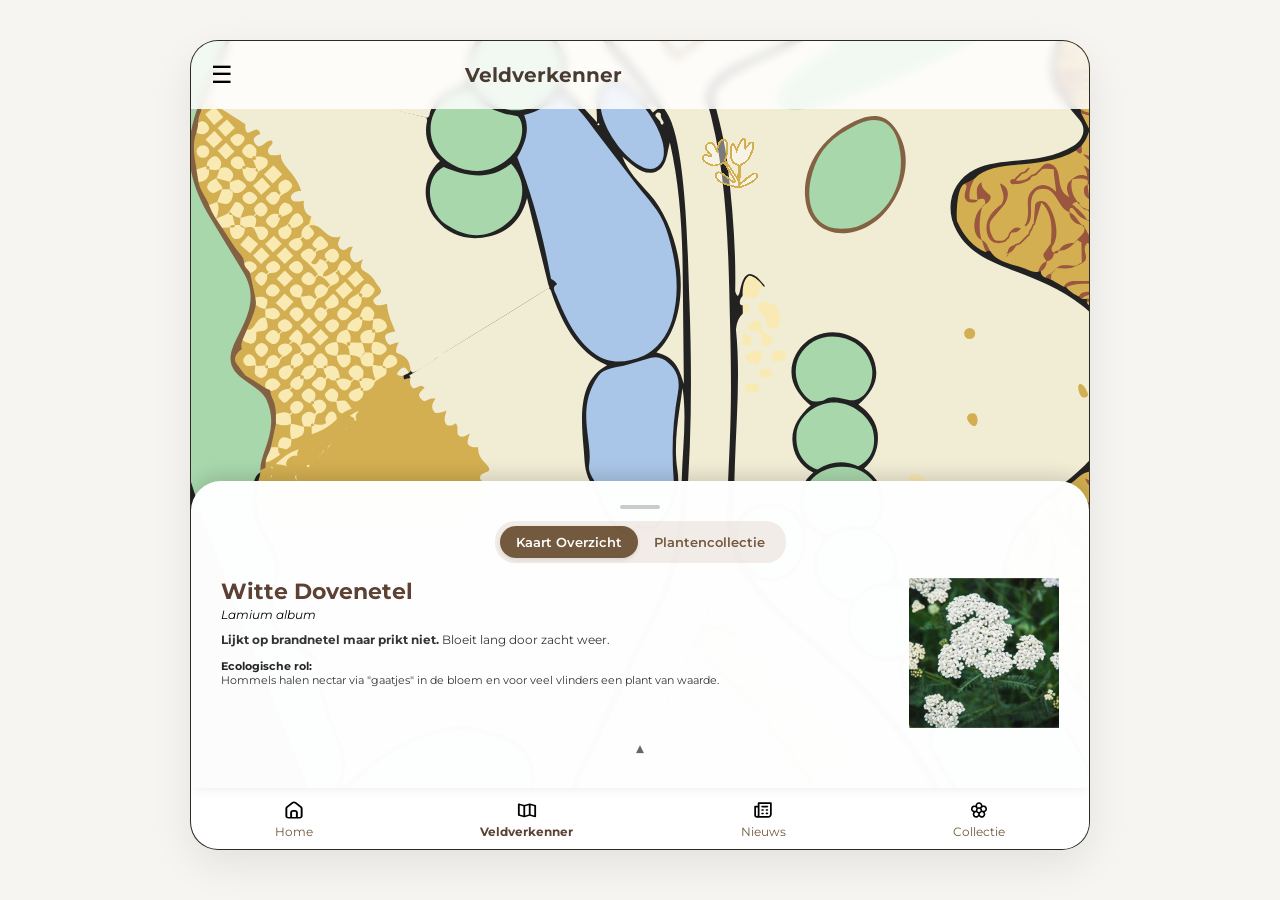
<file: index.html>
<!DOCTYPE html>
<html lang="nl">
<head>
    <meta charset="UTF-8">
    <meta name="viewport" content="width=device-width, initial-scale=1.0">
    <title>Bloemenveld Prototype </title>
    <link rel="preconnect" href="https://fonts.googleapis.com">
    <link rel="preconnect" href="https://fonts.gstatic.com" crossorigin>
    <link rel="stylesheet" href="https://fonts.googleapis.com/css2?family=Montserrat:wght@400;500;600;700&display=swap">
    <link rel="stylesheet" href="style.css">
</head>
<body>

  <!-- De hoofdcontainer met de map op de achtergrond -->
    <div class="app-container">
        <img src="./assets/Bloemenveld_kaart.svg" 
        alt="Kaart van het bloemenveld" class="map-image"
        class="map-image">

        <header class="app-header">
            <button class="menu-btn" type="button">
            &#9776;
            <span class="visually-hidden">Menu</span>
            </button>
            <h1>Veldverkenner</h1>
        </header>

        <button class="pin-plant" type="button">
            <img src="./assets/Pin_plant-02.svg" 
             alt="Op de kaart voor de Witte Dovenetel"
             width="65"
             height="65">
        </button>
        
                        
        <!-- Middelste inhoud (Semantisch: main) -->
        <main class="app-content">
            
            <!-- Semantisch: section in plaats van div -->
            <section class="popup-card">
                <div class="drag-handle"></div>

                <!-- Tabs bovenaan met werkende links -->
                <nav class="tabs-nav">
                    <h2 class="visually-hidden">Kaartweergave opties</h2>
                    <ul class="tabs">
                        <li><a href="index.html" class="tab active">Kaart Overzicht</a></li>
                        <li><a href="collectie.html" class="tab">Plantencollectie</a></li>
                    </ul>
                </nav>

                <!-- Semantisch: article voor de specifieke plantinformatie -->
                <article class="card-body">
                    <div class="text-content">
                        <h2>Witte Dovenetel</h2>
                        <p class="scientific-name">Lamium album</p>
                        
                        <p class="description">
                            <strong>Lijkt op brandnetel maar prikt niet.</strong> Bloeit lang door zacht weer.
                        </p>
                        
                        <div class="ecological-role">
                            <strong>Ecologische rol:</strong>
                            <p>Hommels halen nectar via "gaatjes" in de bloem en voor veel vlinders een plant van waarde.</p>
                        </div>          
                    </div>

                    <div class="image-content">
                        <img src="assets/Dovenetel.jpg" alt="Witte dovenetel in bloei met groene bladeren">
                    </div>
                </article>


                <footer class="card-footer">
                    <button class="arrow-btn" type="button" onclick="document.querySelector('.popup-card').classList.toggle('expanded')">
                    &#9662;
                    <span class="visually-hidden">Inklappen of Uitklappen</span>
                 </button>
                </footer>
            </section>
        </main>

        <!-- Onderste navigatiebalk -->
        <nav class="bottom-nav">
            <h2 class="visually-hidden">Hoofdnavigatie</h2>
            <ul>
                <li>
                    <a href="index.html" class="nav-item">
                        <span class="nav-icon"><img src="assets/icon-02.svg" alt=""></span>
                        <span class="nav-text">Home</span>
                    </a>
                </li>
                <li>
                    <a href="index.html" class="nav-item active">
                        <span class="nav-icon"><img src="assets/icon-03.svg" alt=""></span>
                        <span class="nav-text">Veldverkenner</span>
                    </a>
                </li>
                <li>
                    <a href="#" class="nav-item">
                        <span class="nav-icon"><img src="assets/icon-04.svg" alt=""></span>
                        <span class="nav-text">Nieuws</span>
                    </a>
                </li>
                <li>
                    <a href="collectie.html" class="nav-item">
                        <span class="nav-icon"><img src="assets/icon-01.svg" alt=""></span>
                        <span class="nav-text">Collectie</span>
                    </a>
                </li>
            </ul>
        </nav>

    </div>  
    
</body>
</html>
</file>
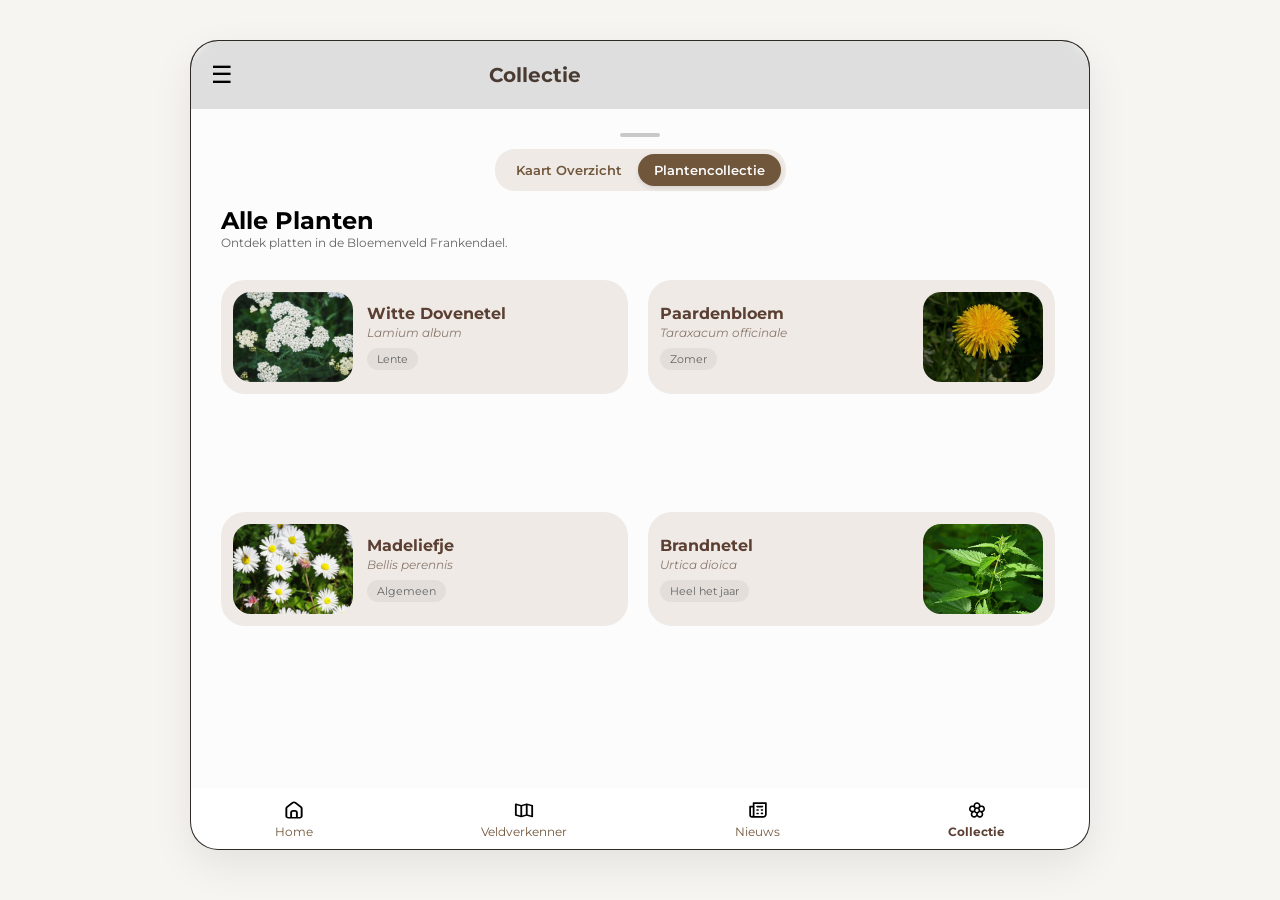
<file: collectie.html>
<!DOCTYPE html>
<html lang="NL">
<head>
    <meta charset="UTF-8">
    <meta name="viewport" content="width=device-width, initial-scale=1.0">
    <title>Bloemenveld Prototype - Plantencollectie</title>
    <link rel="stylesheet" href="style.css">
    <link href="https://fonts.googleapis.com/css2?family=Montserrat:wght@400;500;600;700&display=swap" rel="stylesheet">
</head>
<body>
      
    <div class="app-container">
        <header class="app-header">
            <button class="menu-btn" type="button">
            &#9776;
            <span class="visually-hidden">Menu</span>
            </button>
        <h1>Collectie</h1>
    </header>
                        
        <main class="app-content collection-page">
            <section class="popup-card full-height">
                <div class="drag-handle"></div>

                <nav class="tabs-nav">
                    <h2 class="visually-hidden">Kaartweergave opties</h2>
                    <ul class="tabs">
                        <li><a href="index.html" class="tab">Kaart Overzicht</a></li>
                        <li><a href="collectie.html" class="tab active">Plantencollectie</a></li>
                    </ul>
                </nav>

                <h2>Alle Planten</h2>
                <p class="collection-intro">Ontdek platten in de Bloemenveld Frankendael.</p>

        
    <!-- Lijst met plantenkaarten -->
        <div class="plant-list">

            <!-- Kaart 1:  -->
                    <article class="plant-card img-left" onclick="this.classList.toggle('expanded')">
                        <div class="card-preview">
                            <div class="card-image">
                                <img src="assets/Dovenetel.jpg" alt="Witte Dovenetel">
                            </div>
                            <div class="card-info">
                                <h3>Witte Dovenetel</h3>
                                <p class="scientific-name">Lamium album</p>
                                <span class="card-tag">Lente</span>
                            </div>
                        </div>
                        <div class="card-details">
                            <p class="description">
                                <strong>Lijkt op brandnetel maar prikt niet.</strong> Bloeit lang door zacht weer.
                            </p>
                            <div class="ecological-role">
                                <strong>Ecologische rol:</strong>
                                <p>Hommels halen nectar via "gaatjes" in de bloem en voor veel vlinders een plant van waarde.</p>
                            </div>
                        </div>
                    </article>

                    <!-- Kaart 2  -->
                    <article class="plant-card img-right" onclick="this.classList.toggle('expanded')">
                        <div class="card-preview">
                            <div class="card-info">
                                <h3>Paardenbloem</h3>
                                <p class="scientific-name">Taraxacum officinale</p>
                                <span class="card-tag">Zomer</span>
                            </div>
                            <div class="card-image">
                                <img src="assets/Paardenbloem.jpg" alt="Paardenbloem">
                            </div>
                        </div>
                        <div class="card-details">
                            <p class="description">
                                <strong>Belangrijke vroege voedingsbron voor bijen.</strong> Bekend om de gele bloemen en pluisbollen.
                            </p>
                            <div class="ecological-role">
                                <strong>Ecologische rol:</strong>
                                <p>Biedt veel stuifmeel en nectar vroeg in het seizoen.</p>
                            </div>
                        </div>
                    </article>

                    <!-- Kaart 3 -->
                    <article class="plant-card img-left" onclick="this.classList.toggle('expanded')">
                        <div class="card-preview">
                            <div class="card-image">
                                <img src="assets/Madeliefje.jpg" alt="Madeliefje">
                            </div>
                            <div class="card-info">
                                <h3>Madeliefje</h3>
                                <p class="scientific-name">Bellis perennis</p>
                                <span class="card-tag">Algemeen</span>
                            </div>
                        </div>
                        <div class="card-details">
                            <p class="description">
                                <strong>Blijft het hele jaar door bloeien.</strong> Sluit 's nachts en bij regenweer.
                            </p>
                            <div class="ecological-role">
                                <strong>Ecologische rol:</strong>
                                <p>Aantrekkelijk voor kleine zweefvliegen en kevers.</p>
                            </div>
                        </div>
                    </article>

                    <!-- Kaart 4 -->
                    <article class="plant-card img-right" onclick="this.classList.toggle('expanded')">
                        <div class="card-preview">
                            <div class="card-info">
                                <h3>Brandnetel</h3>
                                <p class="scientific-name">Urtica dioica</p>
                                <span class="card-tag">Heel het jaar</span>
                            </div>
                            <div class="card-image">
                                <img src="assets/brandnetel.jpg" alt="Brandnetel">
                            </div>
                        </div>
                        <div class="card-details">
                            <p class="description">
                                <strong>Waardplant voor rupsen van vlinders.</strong> Bekend om brandharen.
                                </p>
                                <div class="ecological-role">
                                    <strong>Ecologische rol:</strong>
                                    <p>Essentieel voor de voortplanting van verschillende dagvlindersoorten.</p>
                            </div>
                        </div>
                    </article>
         </main>

        <nav class="bottom-nav">
            <h2 class="visually-hidden">Hoofdnavigatie</h2>
            <ul>
                <li>
                    <a href="index.html" class="nav-item">
                        <span class="nav-icon"><img src="assets/icon-02.svg" alt=""></span>
                        <span class="nav-text">Home</span>
                    </a>
                </li>
                <li>
                    <a href="index.html" class="nav-item">
                        <span class="nav-icon"><img src="assets/icon-03.svg" alt=""></span>
                        <span class="nav-text">Veldverkenner</span>
                    </a>
                </li>
                <li>
                    <a href="#" class="nav-item">
                        <span class="nav-icon"><img src="assets/icon-04.svg" alt=""></span>
                        <span class="nav-text">Nieuws</span>
                    </a>
                </li>
                <li>
                    <a href="collectie.html" class="nav-item active">
                        <span class="nav-icon"><img src="assets/icon-01.svg" alt=""></span>
                        <span class="nav-text">Collectie</span>
                    </a>
                </li>
            </ul>
        </nav>

    </div>
    
</body>
</html>
</file>
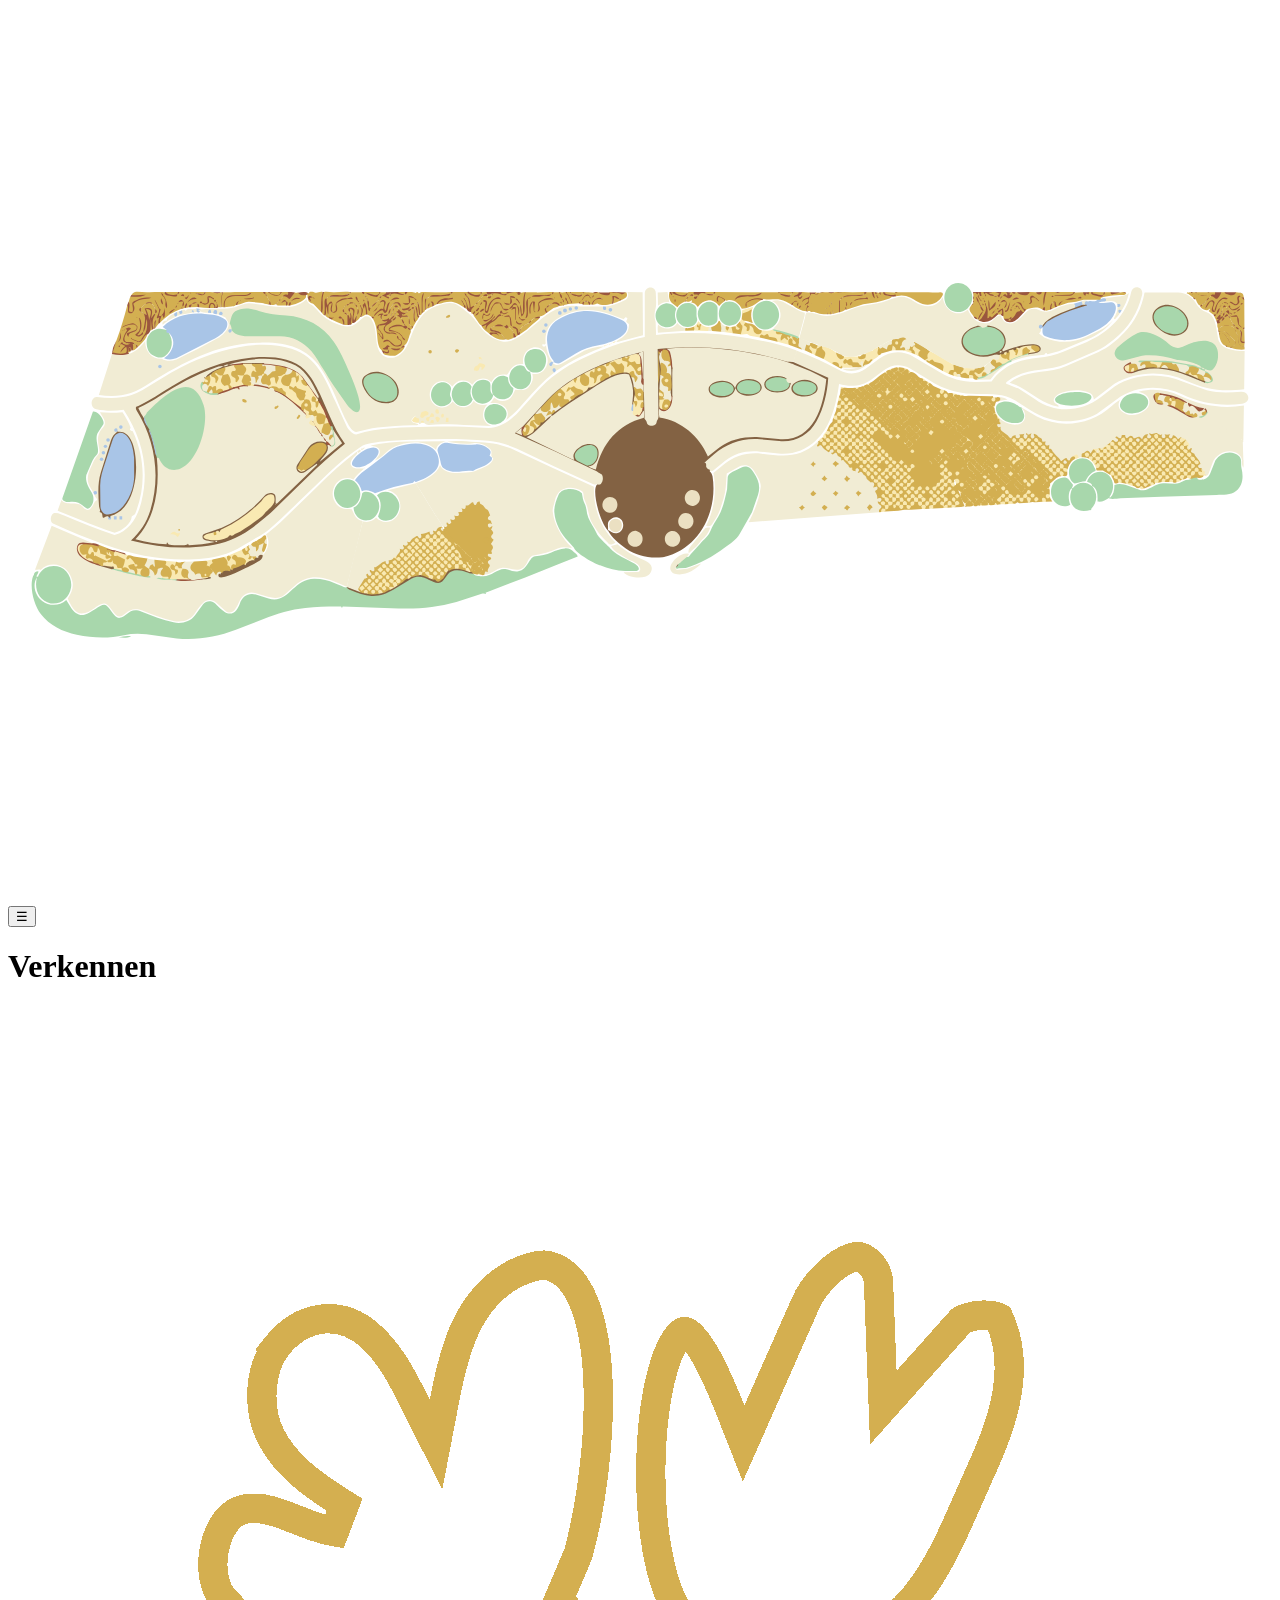
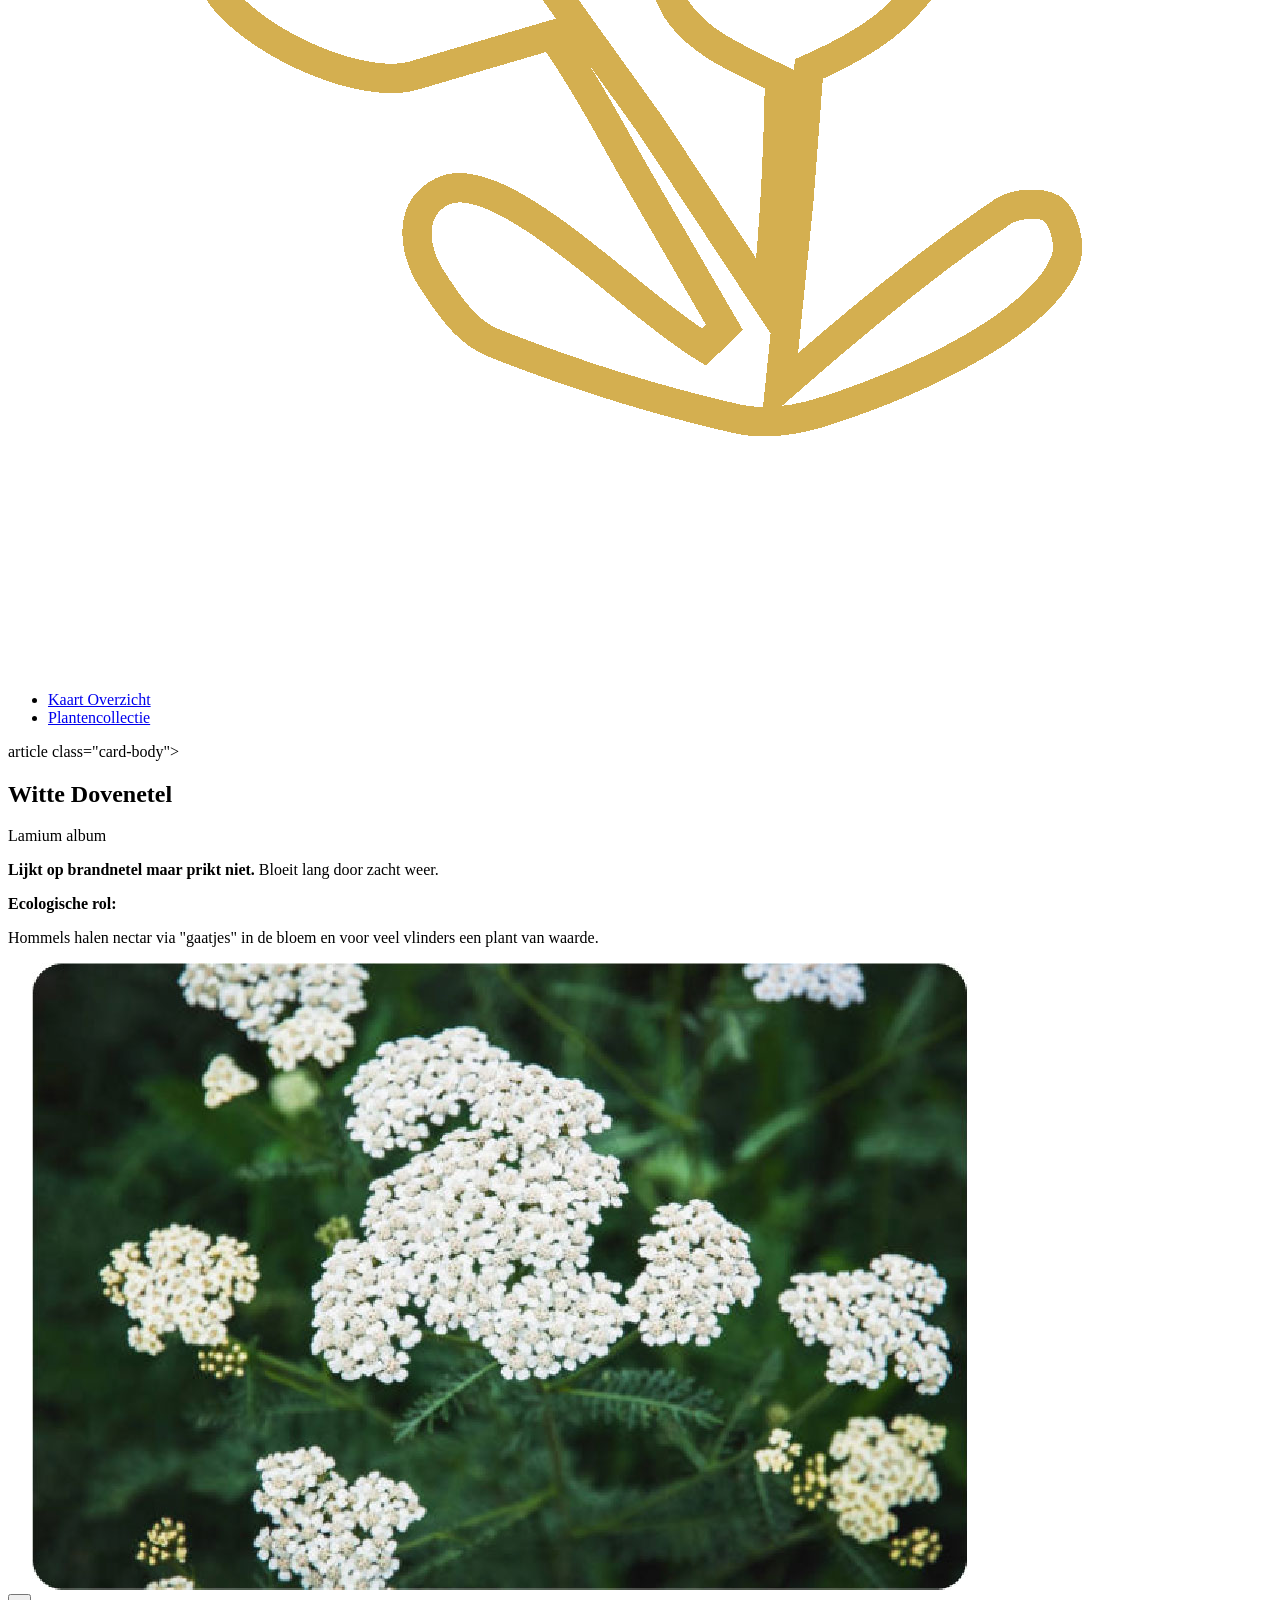
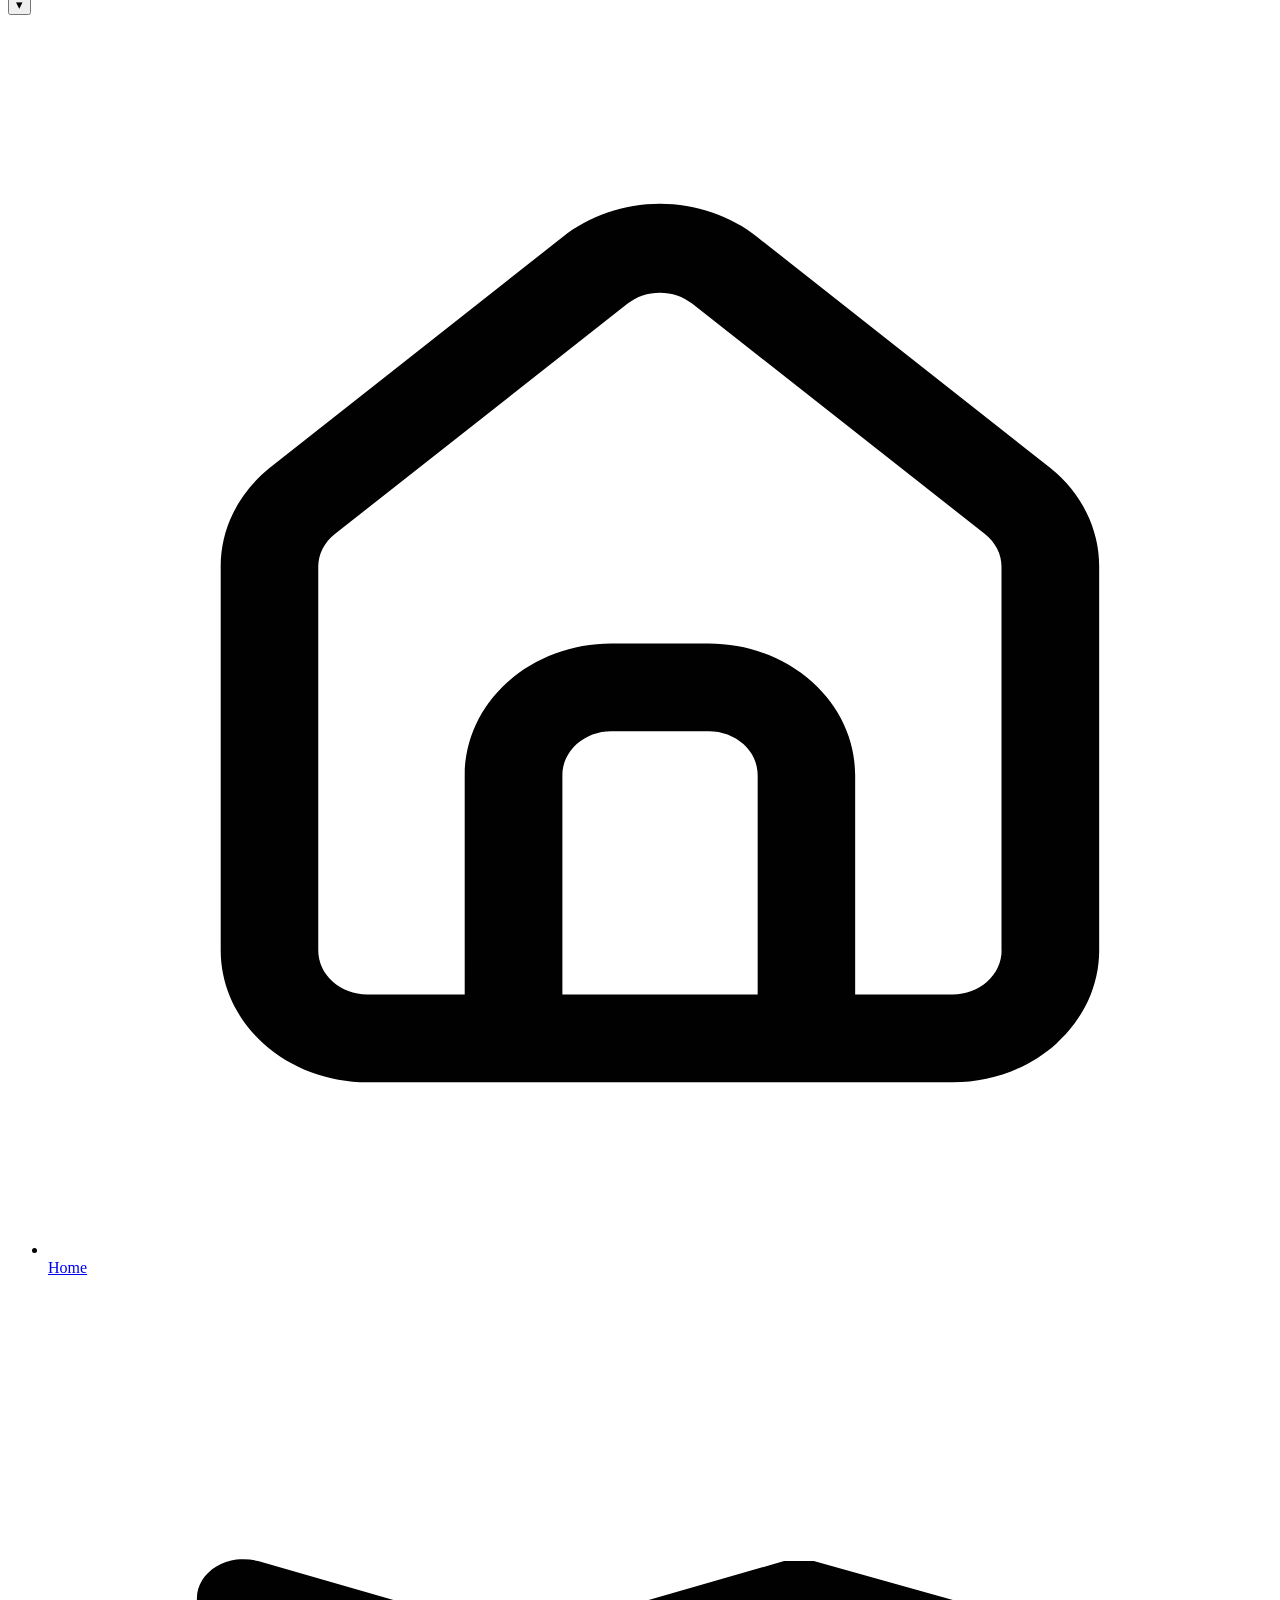
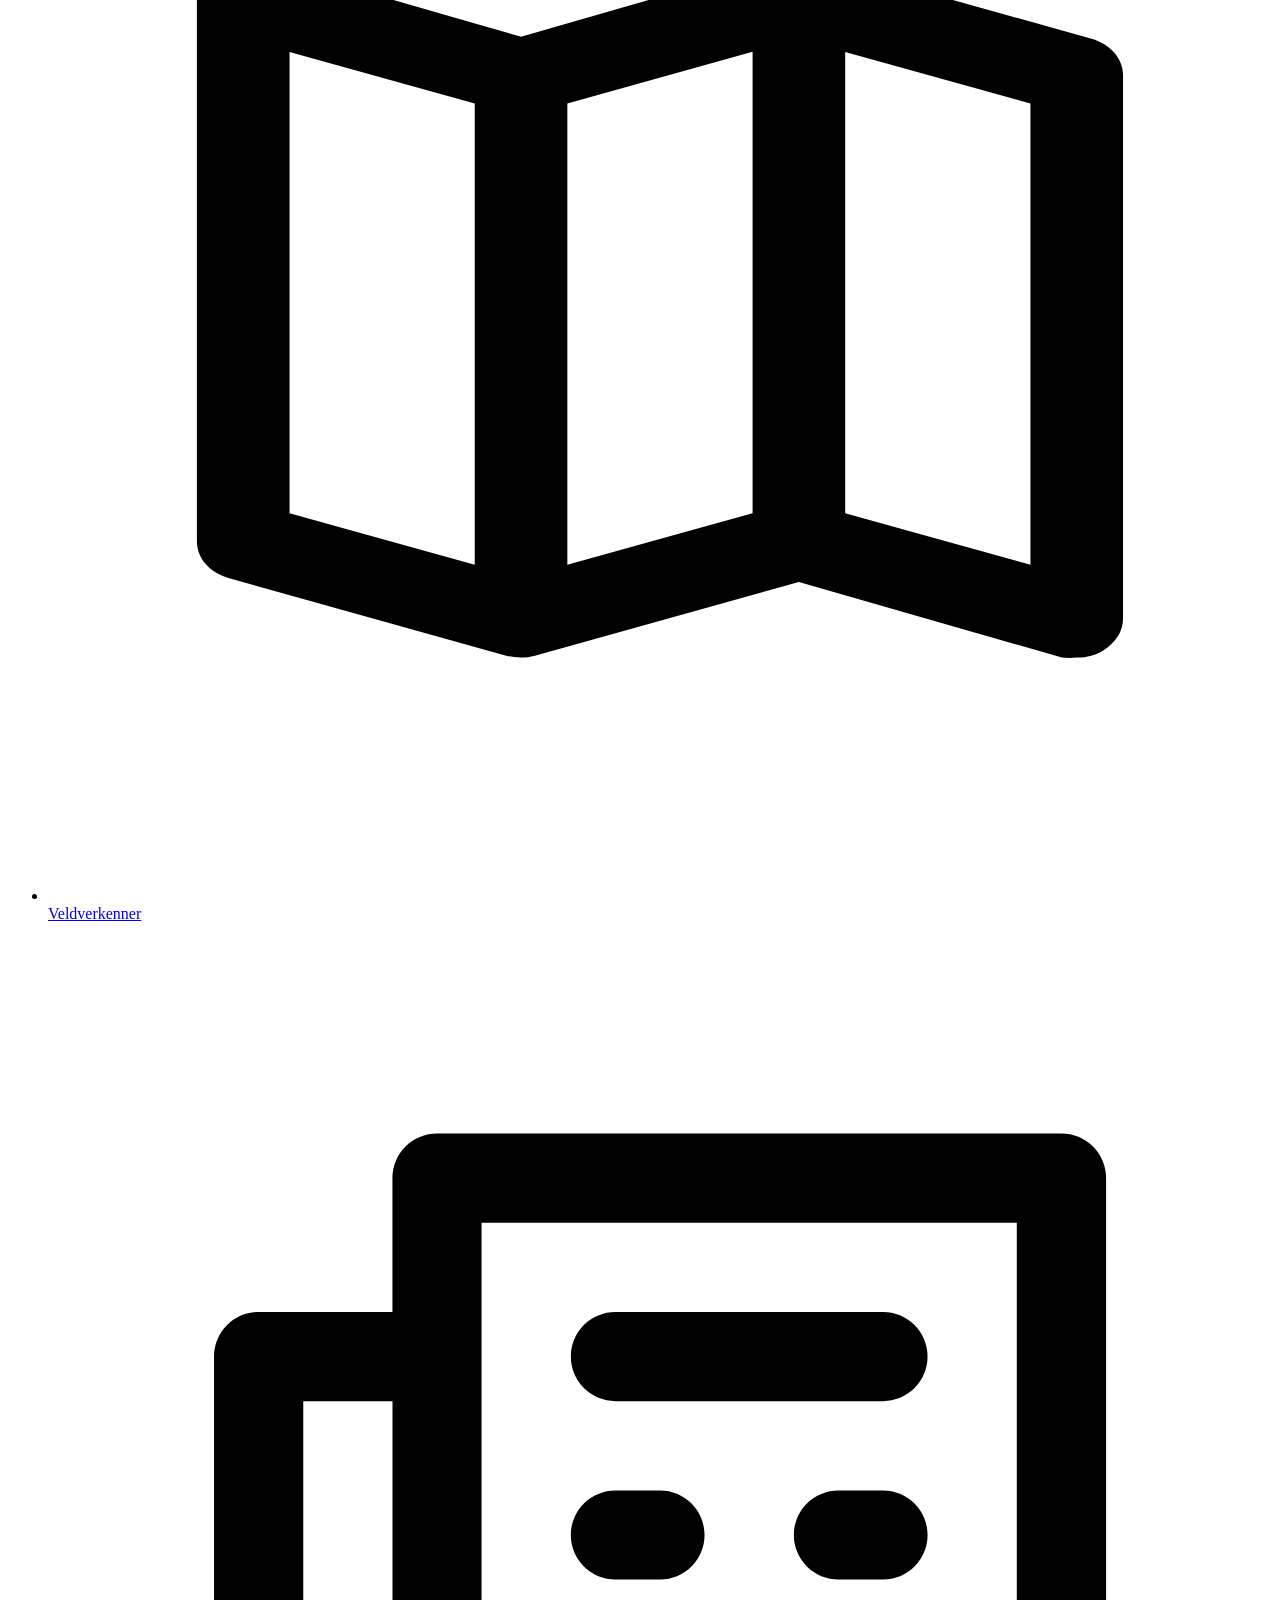
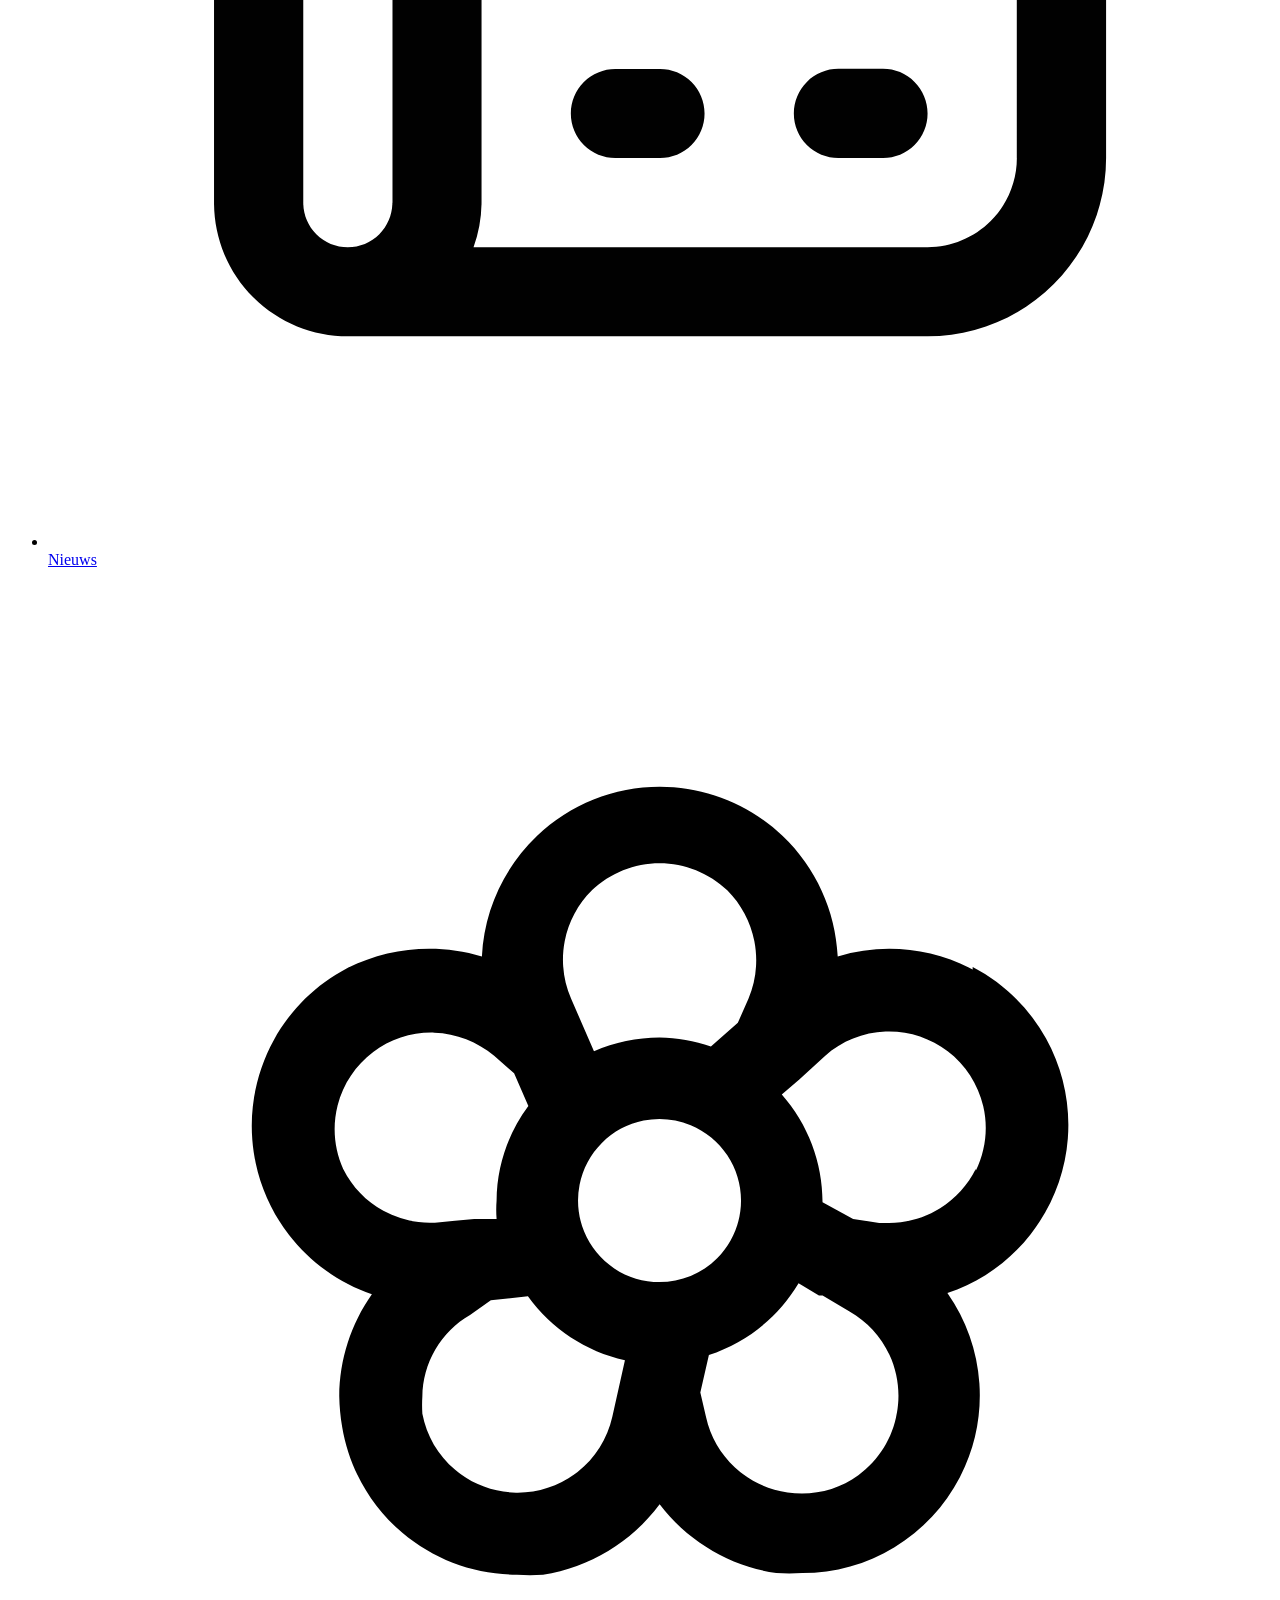
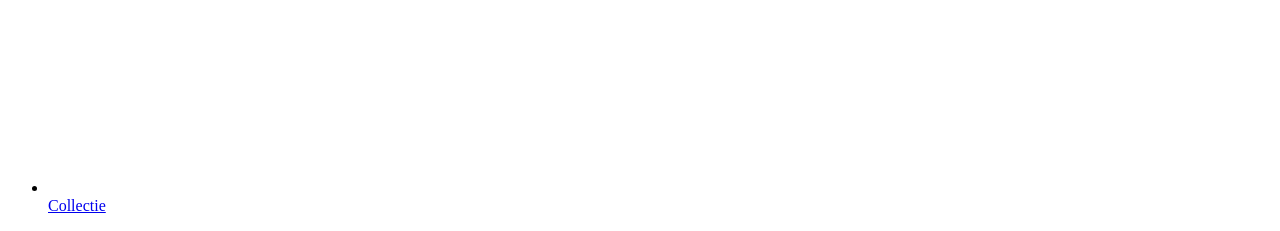
<file: idex.html>
<!DOCTYPE html>
<html lang="NL">
<head>
    <meta charset="UTF-8">
    <meta name="viewport" content="width=device-width, initial-scale=1.0">
    <title>Bloemenveld Prototype </title>
    <link rel="stylesheet" herf="syle.css"> 
    <link href="https://fonts.googleapis.com/css2?family=Montserrat:wght@400;500;600;700&display=swap" rel="stylesheet"> 
</head>
<body>

    <div class="app-container">
        <img src="./assets/Bloemenveld_kaart.svg" alt="Kaart van het bloemenveld" class="map-image">
       
        <header class="app-header">
            <button class="menu-btn" aria-label="Menu">&#9776;</button>
            <h1>Verkennen</h1>
        </header>

        <div class="pin-plant">
            <img src="./assets/Pin_plant-02.svg" alt="Pin op de kaart voor Witte Dovenetel">
    </div>

    <main class="app-container">

        <section class="popup-card">
            <div class="drag-handle"></div>

        <nav class="tabs-nav" aria-label="Kaartweergave opties">
            <ul class="tabs">
                <li><a href="index.html" class="tab active">Kaart Overzicht</a></li>
                <li><a href="collectie.html" class="tab">Plantencollectie</a></li>
            </ul>
    </nav>

    article class="card-body">
                    <div class="text-content">
                        <h2>Witte Dovenetel</h2>
                        <p class="scientific-name">Lamium album</p>
                        
                        <p class="description">
                            <strong>Lijkt op brandnetel maar prikt niet.</strong> Bloeit lang door zacht weer.
                        </p>
                        
                        <div class="ecological-role">
                            <strong>Ecologische rol:</strong>
                            <p>Hommels halen nectar via "gaatjes" in de bloem en voor veel vlinders een plant van waarde.</p>
                        </div>          
                    </div>

                    <div class="image-content">
                        <img src="assets/plant.jpg" alt="Afbeelding van Witte Dovenetel">
                    </div>
                </article>

                <footer class="card-footer">
                    <button class="arrow-btn" aria-label="Inklappen">&#9662;</button>
                </footer>
            </section>
     </main>

     <!-- Onderste navigatiebalk -->
        <nav class="bottom-nav" aria-label="Hoofdnavigatie">
            <ul>
                <li>
                    <a href="index.html" class="nav-item">
                        <span class="nav-icon"><img src="assets/icon-02.svg" alt=""></span>
                        <span class="nav-text">Home</span>
                    </a>
                </li>
                <li>
                    <a href="index.html" class="nav-item active">
                        <span class="nav-icon"><img src="assets/icon-03.svg" alt=""></span>
                        <span class="nav-text">Veldverkenner</span>
                    </a>
                </li>
                <li>
                    <a href="#" class="nav-item">
                        <span class="nav-icon"><img src="assets/icon-04.svg" alt=""></span>
                        <span class="nav-text">Nieuws</span>
                    </a>
                </li>
                <li>
                    <a href="collectie.html" class="nav-item">
                        <span class="nav-icon"><img src="assets/icon-01.svg" alt=""></span>
                        <span class="nav-text">Collectie</span>
                    </a>
                </li>
            </ul>
        </nav>

    </div>
    
</body>
</html>
</file>
<file: style.css>
/* ==========================================================================
   1. RESET & BOX-SIZING
   Zorgt dat elke browser vanaf hetzelfde nulpunt begint.
   ==========================================================================  */
* {
    box-sizing: border-box;
    margin: 0;
    padding: 0;
}

/* ==========================================================================
   2. CUSTOM PROPERTIES (:root)
   Je centrale kleurenpalet en lettertypes op één plek.
   ========================================================================== */
:root {
    --primary-color: #72583c;
    --primary-light: #e5dcbc;
    --accent-ochre: #b58a38;

    --card-background: #ffffff;
    --text-dark: #5c4033;
    --font-family: 'Montserrat', system-ui, -apple-system, 'Segoe UI', Roboto, sans-serif;
}

/* ==========================================================================
   3. BASE / GLOBAL STYLES
   Standaard stijlen voor kale HTML-elementen (body, h1-h6, p, img).
   ========================================================================== */ 

body {
    font-family: var(--font-family);
    background-color: #222;
    display: flex;
    justify-content: center;
    align-items: center;
    min-height: 100vh;
}

/* ==========================================================================
   4. LAYOUT & CONTAINERS
   De grote blokken die de pagina structureren.
   ========================================================================== */
.app-container {
    width: 100%;
    max-width: 412px;
    height: 100vh;
    max-height: 847px;
    position: relative;
    display: flex;
    flex-direction: column;
    justify-content: space-between;
    overflow: hidden;
    box-shadow: 0 10px 25px rgba(0, 0, 0, 0.5);
    background-color: #222;

    .map-image {
        position: absolute;
        top: 80%;
        left: 0;
        z-index: 0;
        transform-origin: center;
        transform: rotate(90deg) scale(4.5) translate(0, 0);
    }

    .pin-plant {
        position: absolute; 
        top: 20%;           
        left: 60%;          
        width: 80px;        
        height: auto;
        z-index: 10;        
        transform: translate(-50%, -100%);

        background: none;
        border: none;
        padding: 0;
        cursor: pointer;


        img {
            display: block;
            width: 100%;
            height: auto;
        }
    }
}


/* ==========================================================================
   5. COMPONENTEN
   Herbruikbare onderdelen van je interface (header, cards, tabs, nav). (in mijn code zorgt dit ervoor dat het boven staat)
   ==========================================================================*/
.app-header, 
.app-content, 
.bottom-nav {
    position: relative;
    z-index: 1;
}


.app-header {
    display: flex;
    align-items: center;
    padding: 20px;
    background-color: rgba(255, 255, 255, 0.85);
    backdrop-filter: blur(5px);

    .menu-btn {
        background: none;
        border: none;
        font-size: 24px;
        cursor: pointer;
        margin-right: 20px;
        transition: transform 0.2s ease;

        &:hover {
            transform: scale(1.1);
        }
    }

    h1 {
        font-family: var(--font-family);
        font-size: 20px;
        color: #4a3b32;
        position: absolute;
        left: 37%;
        transform: translateX(-37%); 
        margin: 0;
    }
}

.map-scroll-container {
    position: absolute;
    top: 0;
    left: 0;
    width: 100%;
    height: 100%;
    overflow-y: auto;   
    overflow-x: hidden;
    z-index: 0;
}

/* Inhoudsgebied */
.app-content {
    flex: 1;
    position: relative;
    z-index: 10;
    display: flex;
    align-items: flex-end;
    padding: 0;

    &.collection-page {
        align-items: stretch;
        height: 100%;
        overflow: hidden;
    }
}

/* Pop-up kaart (Semantisch: section) */
.popup-card {
    background: #ffffff;
    opacity: 0.99;
    width: 100%;
    border-radius: 30px 30px 0 0;
    padding: 15px 20px 10px 20px;
    box-shadow: 0 -5px 20px rgba(0, 0, 0, 0.15);

    &.expanded {
      height: 350px;
      overflow-y: auto;  
    }

    .arrow-btn {
    transform: rotate(180deg);
    }

    &.full-height {
        border-radius: 0;
        display: flex;
        flex-direction: column;
        height: 100%;
        overflow-y: hidden;
    }

    .drag-handle {
        width: 40px;
        height: 4px;
        background-color: #ccc;
        border-radius: 2px;
        margin: 0 auto 12px auto;
    }

    /* Tabs met Nesting en Interactie */
    .tabs {
        display: flex;
        background-color: #f2ede9;
        border-radius: 20px;
        padding: 5px;
        margin-bottom: 15px;
        list-style: none;
        width: fit-content;
        margin-left: auto;
        margin-right: auto;

        li {
            flex: 1;
        }

        .tab {
            display: inline-block;
            text-decoration: none;
            padding: 8px 16px;
            font-size: 13px;
            font-weight: 600;
            color: var(--primary-color);
            border-radius: 16px;
            text-align: center;
            transition: background-color 0.2s ease, color 0.2s ease;

            &:hover {
                color: var(--text-dark);
            }

            &.active {
                background-color: var(--primary-color);
                color: #ffffff;
                box-shadow: 0 2px 5px rgba(0,0,0,0.1);
            }
        }
    }

    /* Inhoud van de plantenkaart (Article) */
    .card-body {
        display: flex;
        gap: 15px;
        align-items: flex-start;

        .text-content {
            flex: 1;

            h2 {
                font-size: 18px;
                color: var(--text-dark);
                margin-bottom: 2px;
            }

            .scientific-name {
                font-size: 12px;
                font-style: italic;
                color: (var(--primary-color));
                margin-bottom: 10px;
            }

            .description {
                font-size: 12px;
                color: #333;
                line-height: 1.4;
                margin-bottom: 10px;
            }

            .ecological-role {
                font-size: 11px;
                color: #333;
                line-height: 1.3;

                strong {
                    color: #222;
                }
            }
        }

        .image-content {
            width: 110px;
            flex-shrink: 0;

            img {
                width: 100%;
                height: 120px;
                object-fit: cover;
                aspect-ratio: 110/120;
            }
        }
    }

    .card-footer {
        text-align: center;
        margin-top: 5px;

        .arrow-btn {
            background: none;
            border: none;
            font-size: 16px;
            color: #666;
            cursor: pointer;
            padding: 4px;
            transition: transform 0.2s ease;

            &:hover {
                transform: translateY(2px);
            }
        }
    }
}

/* Styling specifiek voor Plantencollectie pagina */
.plant-list {
    display: flex;
    flex-direction: column;
    gap: 20px;
    padding-bottom: 40px;
    flex: 1;
    overflow-y: auto;
    padding-right: 4px;
}

.collection-intro {
    font-size: 12px;
    color: #666;
    margin-bottom: 30px; 
}

.plant-card {
    background-color: #f2ede9;
    border-radius: 24px;
    padding: 12px;
    cursor: pointer;
    transition: transform 0.2s ease, box-shadow 0.2s ease, background-color 0.2s ease;
    flex-shrink: 0;

    &:hover {
        transform: translateY(-2px);
        box-shadow: 0 4px 12px rgba(0, 0, 0, 0.08);
        background-color: #f7d486;
    }

    .card-preview {
        display: flex;
        align-items: center;
        gap: 14px;
        width: 100%;
    }

    .card-image {
        width: 120px;
        height: 90px;
        min-width: 120px;
        min-height: 90px;
        border-radius: 18px;
        overflow: hidden;

        img {
            width: 100%;
            height: 100%;
            object-fit: cover;
        }
    }

    .card-info {
        flex: 1;

        h3 {
            font-size: 16px;
            color: var(--text-dark);
            margin-bottom: 2px;
        }

        .scientific-name {
            font-size: 12px;
            font-style: italic;
            color: #8c7b70;
            margin-bottom: 8px;
        }

        .card-tag {
            display: inline-block;
            font-size: 11px;
            color: #666;
            background-color: rgba(0, 0, 0, 0.05);
            padding: 4px 10px;
            border-radius: 12px;
        }
    }

    &.img-right .card-preview {
        justify-content: space-between;

        .card-info {
            text-align: left;
        }
    }

    .card-details {
        display: none;
        margin-top: 12px;
        padding-top: 12px;
        border-top: 1px solid rgba(0, 0, 0, 0.08);

        .description {
            font-size: 12px;
            color: #333;
            line-height: 1.4;
            margin-bottom: 8px;
        }

        .ecological-role {
            font-size: 11px;
            color: #333;
            line-height: 1.3;

            strong {
                color: var(--text-dark);
            }
        }
    }

    &.expanded .card-details {
        display: block;
    }
}

/* Onderste Navigatiebalk */
.bottom-nav {
    ul {
        display: flex;
        list-style: none;
        justify-content: space-around;
        align-items: center;
        background-color: #fff;
        padding: 10px 0;
        box-shadow: 0 -2px 10px rgba(0, 0, 0, 0.05);
        margin: 0;
    }

    .nav-item {
        display: flex;
        flex-direction: column;
        align-items: center;
        text-decoration: none;
        color: var(--primary-color);
        font-size: 12px;
        transition: color 0.2s ease, transform 0.2s ease;

        &:hover {
            color: var(--text-dark);
            transform: translateY(-1px);
        }

        &.active {
            color: var(--text-dark);
            font-weight: bold;
        }

        .nav-icon {
            width: 24px;
            height: 24px;
            display: flex;
            justify-content: center;
            align-items: center;
            margin-bottom: 2px;

            img {
                width: 100%;
                height: 100%;
                object-fit: contain;
            }
        }
    }
}

/* ==========================================================================
   6. UTILITIES / HULPCLASSES
   Kleine functionele classes die één ding doen zoals visually-hidden en sr-only. 
   ========================================================================== */

.visually-hidden{
    position: absolute;
    width: 1px;
    height: 1px;
    padding: 0px;
    margin: -1px;
    overflow: hidden;
}

/* ==========================================================================
   7. MEDIA QUERIES (RESPONSIVE)
   Altijd helemaal onderaan, zodat ze eerdere mobiele regels overschrijven.
   ========================================================================== */ 

 @media (min-width: 768px) {
    /* 1. Rustigere achtergrond en wat marge rondom de app */
    body {
        background-color: #f7f5f2;
        padding: 40px 20px;
        align-items: flex-start;
    }

    /* 2. Maak de app breder zodat hij tablet/desktop benut */
    .app-container {
        max-width: 900px;
        max-height: 90vh;
        border-radius: 28px;
        box-shadow: 0 15px 40px rgba(0, 0, 0, 0.08);
        border: 1px solid rgba(114, 88, 60, 0.15);
    }

    /* 3. Collectiepagina: zet de plantenkaarten in een 2-koloms grid */
    .plant-list {
        display: grid;
        grid-template-columns: repeat(2, 1fr); /* 2 gelijke kolommen */
        gap: 20px;
        align-items: start;
    }

    /* 4. Maak de popup-kaart op grotere schermen iets ruimer */
    .popup-card {
        padding: 24px 30px;

        &.expanded {
            height: 460px;
        }

        .card-body {
            gap: 24px;

            .text-content h2 {
                font-size: 22px;
            }

            .image-content {
                width: 150px;

                img {
                    height: 150px;
                }
            }
        }
    }
 }
</file>
